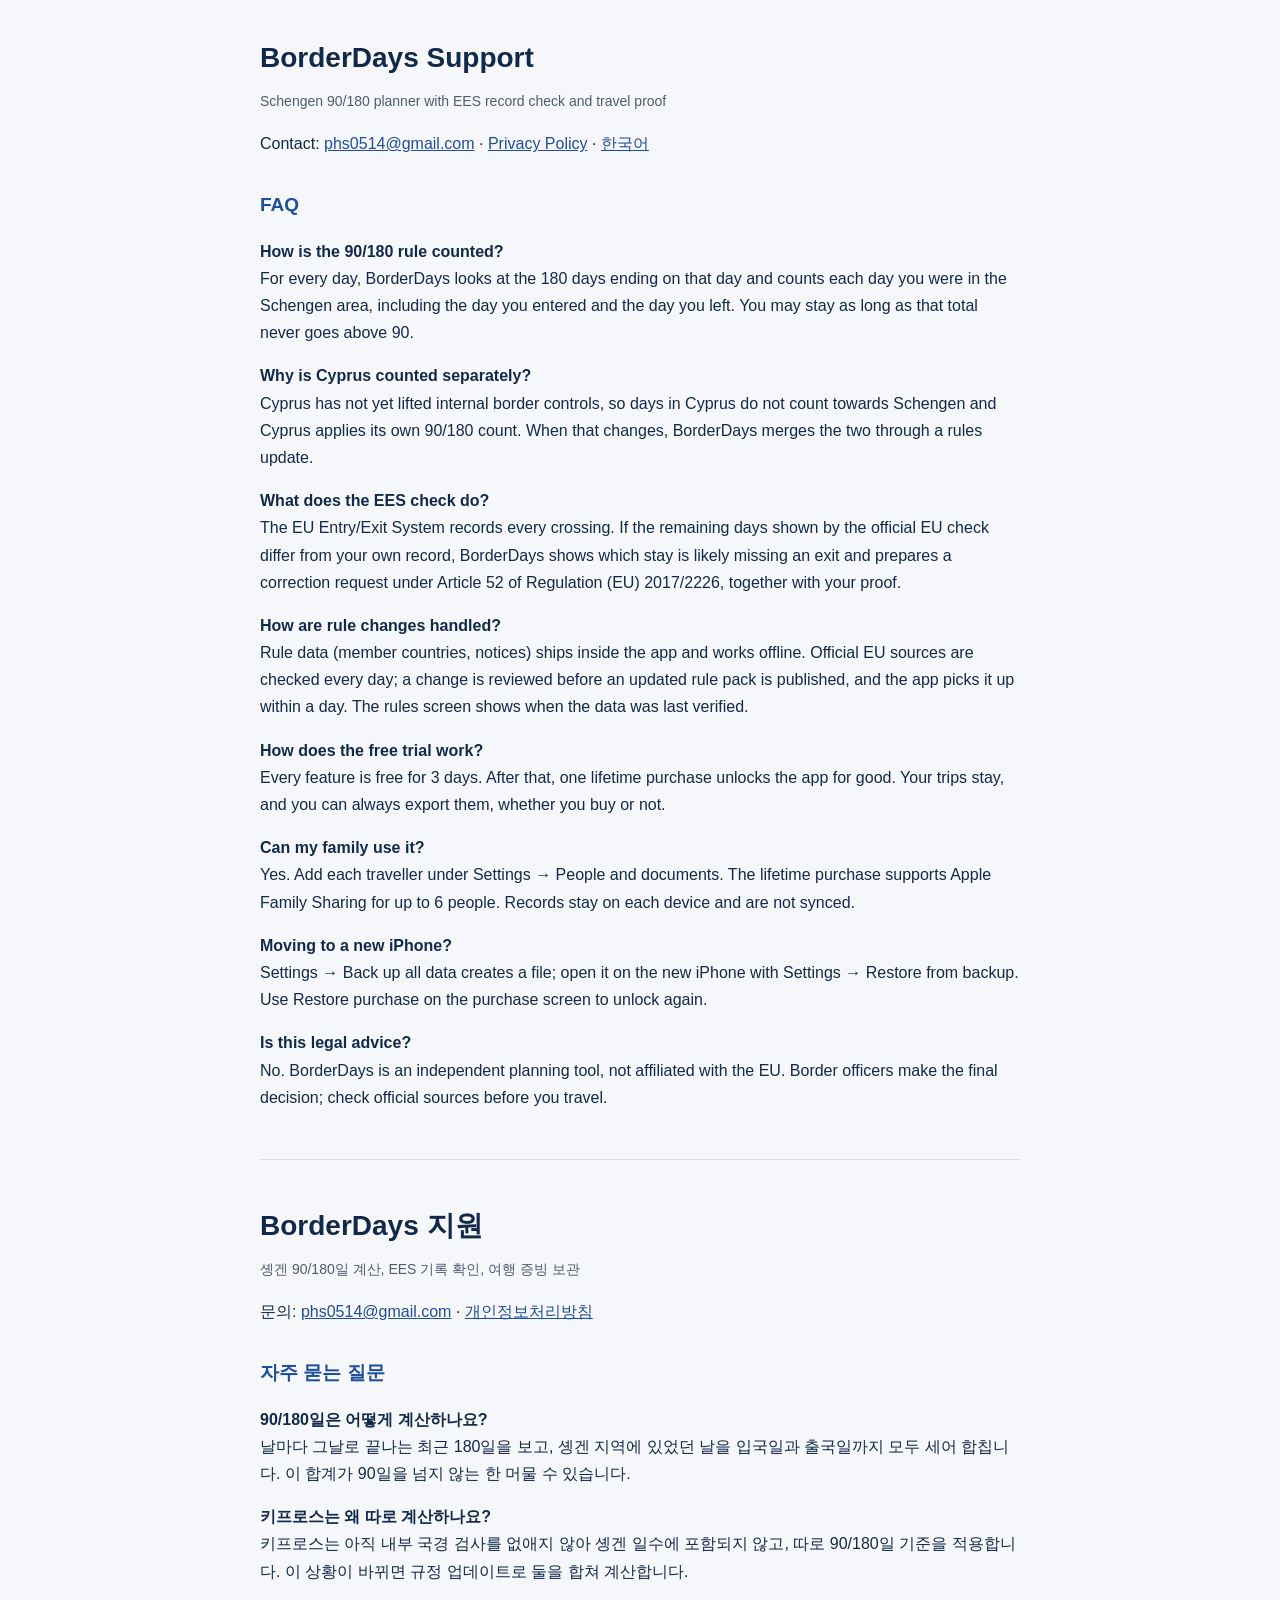
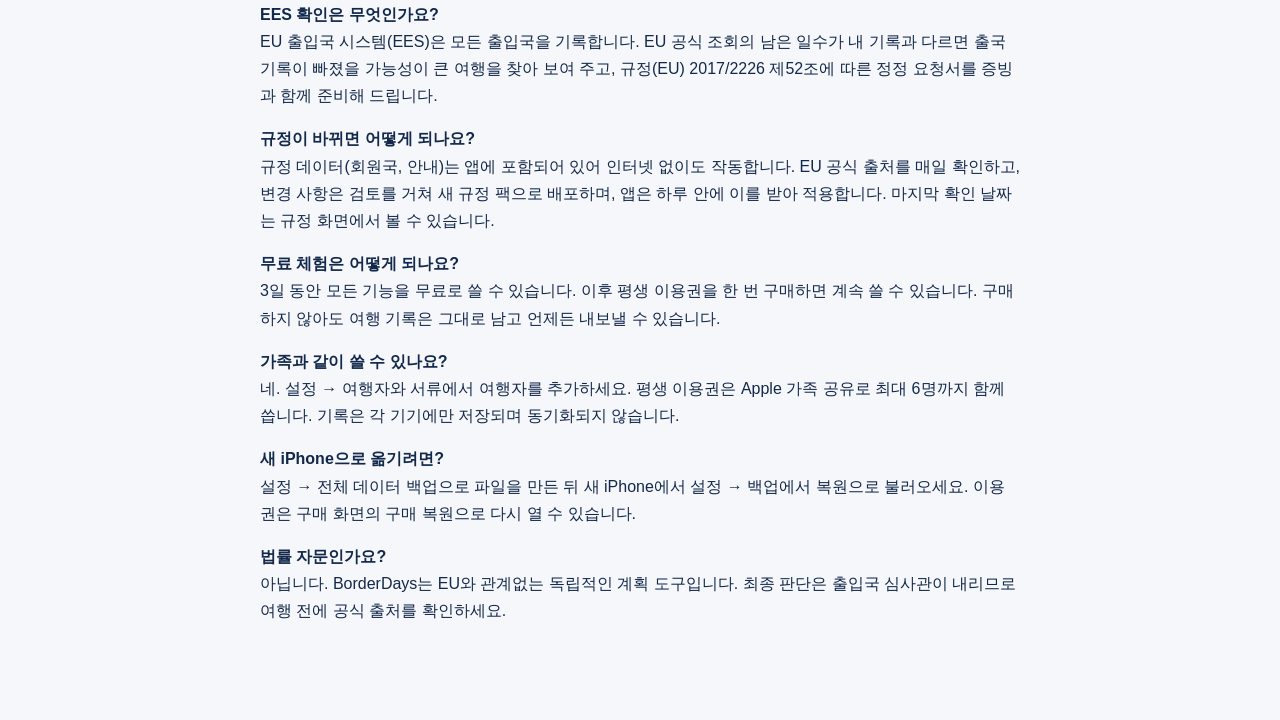
<file: index.html>
<!doctype html>
<html lang="en">
<head>
<meta charset="utf-8">
<meta name="viewport" content="width=device-width, initial-scale=1">
<title>BorderDays Support</title>
<link rel="stylesheet" href="style.css">
</head>
<body>
<main>
<h1>BorderDays Support</h1>
<p class="meta">Schengen 90/180 planner with EES record check and travel proof</p>
<p>Contact: <a href="mailto:phs0514@gmail.com">phs0514@gmail.com</a> · <a href="privacy/">Privacy Policy</a> · <a href="#ko">한국어</a></p>

<h2>FAQ</h2>
<p><b>How is the 90/180 rule counted?</b><br>For every day, BorderDays looks at the 180 days ending on that day and counts each day you were in the Schengen area, including the day you entered and the day you left. You may stay as long as that total never goes above 90.</p>
<p><b>Why is Cyprus counted separately?</b><br>Cyprus has not yet lifted internal border controls, so days in Cyprus do not count towards Schengen and Cyprus applies its own 90/180 count. When that changes, BorderDays merges the two through a rules update.</p>
<p><b>What does the EES check do?</b><br>The EU Entry/Exit System records every crossing. If the remaining days shown by the official EU check differ from your own record, BorderDays shows which stay is likely missing an exit and prepares a correction request under Article 52 of Regulation (EU) 2017/2226, together with your proof.</p>
<p><b>How are rule changes handled?</b><br>Rule data (member countries, notices) ships inside the app and works offline. Official EU sources are checked every day; a change is reviewed before an updated rule pack is published, and the app picks it up within a day. The rules screen shows when the data was last verified.</p>
<p><b>How does the free trial work?</b><br>Every feature is free for 3 days. After that, one lifetime purchase unlocks the app for good. Your trips stay, and you can always export them, whether you buy or not.</p>
<p><b>Can my family use it?</b><br>Yes. Add each traveller under Settings → People and documents. The lifetime purchase supports Apple Family Sharing for up to 6 people. Records stay on each device and are not synced.</p>
<p><b>Moving to a new iPhone?</b><br>Settings → Back up all data creates a file; open it on the new iPhone with Settings → Restore from backup. Use Restore purchase on the purchase screen to unlock again.</p>
<p><b>Is this legal advice?</b><br>No. BorderDays is an independent planning tool, not affiliated with the EU. Border officers make the final decision; check official sources before you travel.</p>

<hr>

<div lang="ko" id="ko">
<h1>BorderDays 지원</h1>
<p class="meta">솅겐 90/180일 계산, EES 기록 확인, 여행 증빙 보관</p>
<p>문의: <a href="mailto:phs0514@gmail.com">phs0514@gmail.com</a> · <a href="privacy/#ko">개인정보처리방침</a></p>

<h2>자주 묻는 질문</h2>
<p><b>90/180일은 어떻게 계산하나요?</b><br>날마다 그날로 끝나는 최근 180일을 보고, 솅겐 지역에 있었던 날을 입국일과 출국일까지 모두 세어 합칩니다. 이 합계가 90일을 넘지 않는 한 머물 수 있습니다.</p>
<p><b>키프로스는 왜 따로 계산하나요?</b><br>키프로스는 아직 내부 국경 검사를 없애지 않아 솅겐 일수에 포함되지 않고, 따로 90/180일 기준을 적용합니다. 이 상황이 바뀌면 규정 업데이트로 둘을 합쳐 계산합니다.</p>
<p><b>EES 확인은 무엇인가요?</b><br>EU 출입국 시스템(EES)은 모든 출입국을 기록합니다. EU 공식 조회의 남은 일수가 내 기록과 다르면 출국 기록이 빠졌을 가능성이 큰 여행을 찾아 보여 주고, 규정(EU) 2017/2226 제52조에 따른 정정 요청서를 증빙과 함께 준비해 드립니다.</p>
<p><b>규정이 바뀌면 어떻게 되나요?</b><br>규정 데이터(회원국, 안내)는 앱에 포함되어 있어 인터넷 없이도 작동합니다. EU 공식 출처를 매일 확인하고, 변경 사항은 검토를 거쳐 새 규정 팩으로 배포하며, 앱은 하루 안에 이를 받아 적용합니다. 마지막 확인 날짜는 규정 화면에서 볼 수 있습니다.</p>
<p><b>무료 체험은 어떻게 되나요?</b><br>3일 동안 모든 기능을 무료로 쓸 수 있습니다. 이후 평생 이용권을 한 번 구매하면 계속 쓸 수 있습니다. 구매하지 않아도 여행 기록은 그대로 남고 언제든 내보낼 수 있습니다.</p>
<p><b>가족과 같이 쓸 수 있나요?</b><br>네. 설정 → 여행자와 서류에서 여행자를 추가하세요. 평생 이용권은 Apple 가족 공유로 최대 6명까지 함께 씁니다. 기록은 각 기기에만 저장되며 동기화되지 않습니다.</p>
<p><b>새 iPhone으로 옮기려면?</b><br>설정 → 전체 데이터 백업으로 파일을 만든 뒤 새 iPhone에서 설정 → 백업에서 복원으로 불러오세요. 이용권은 구매 화면의 구매 복원으로 다시 열 수 있습니다.</p>
<p><b>법률 자문인가요?</b><br>아닙니다. BorderDays는 EU와 관계없는 독립적인 계획 도구입니다. 최종 판단은 출입국 심사관이 내리므로 여행 전에 공식 출처를 확인하세요.</p>
</div>
</main>
</body>
</html>
</file>
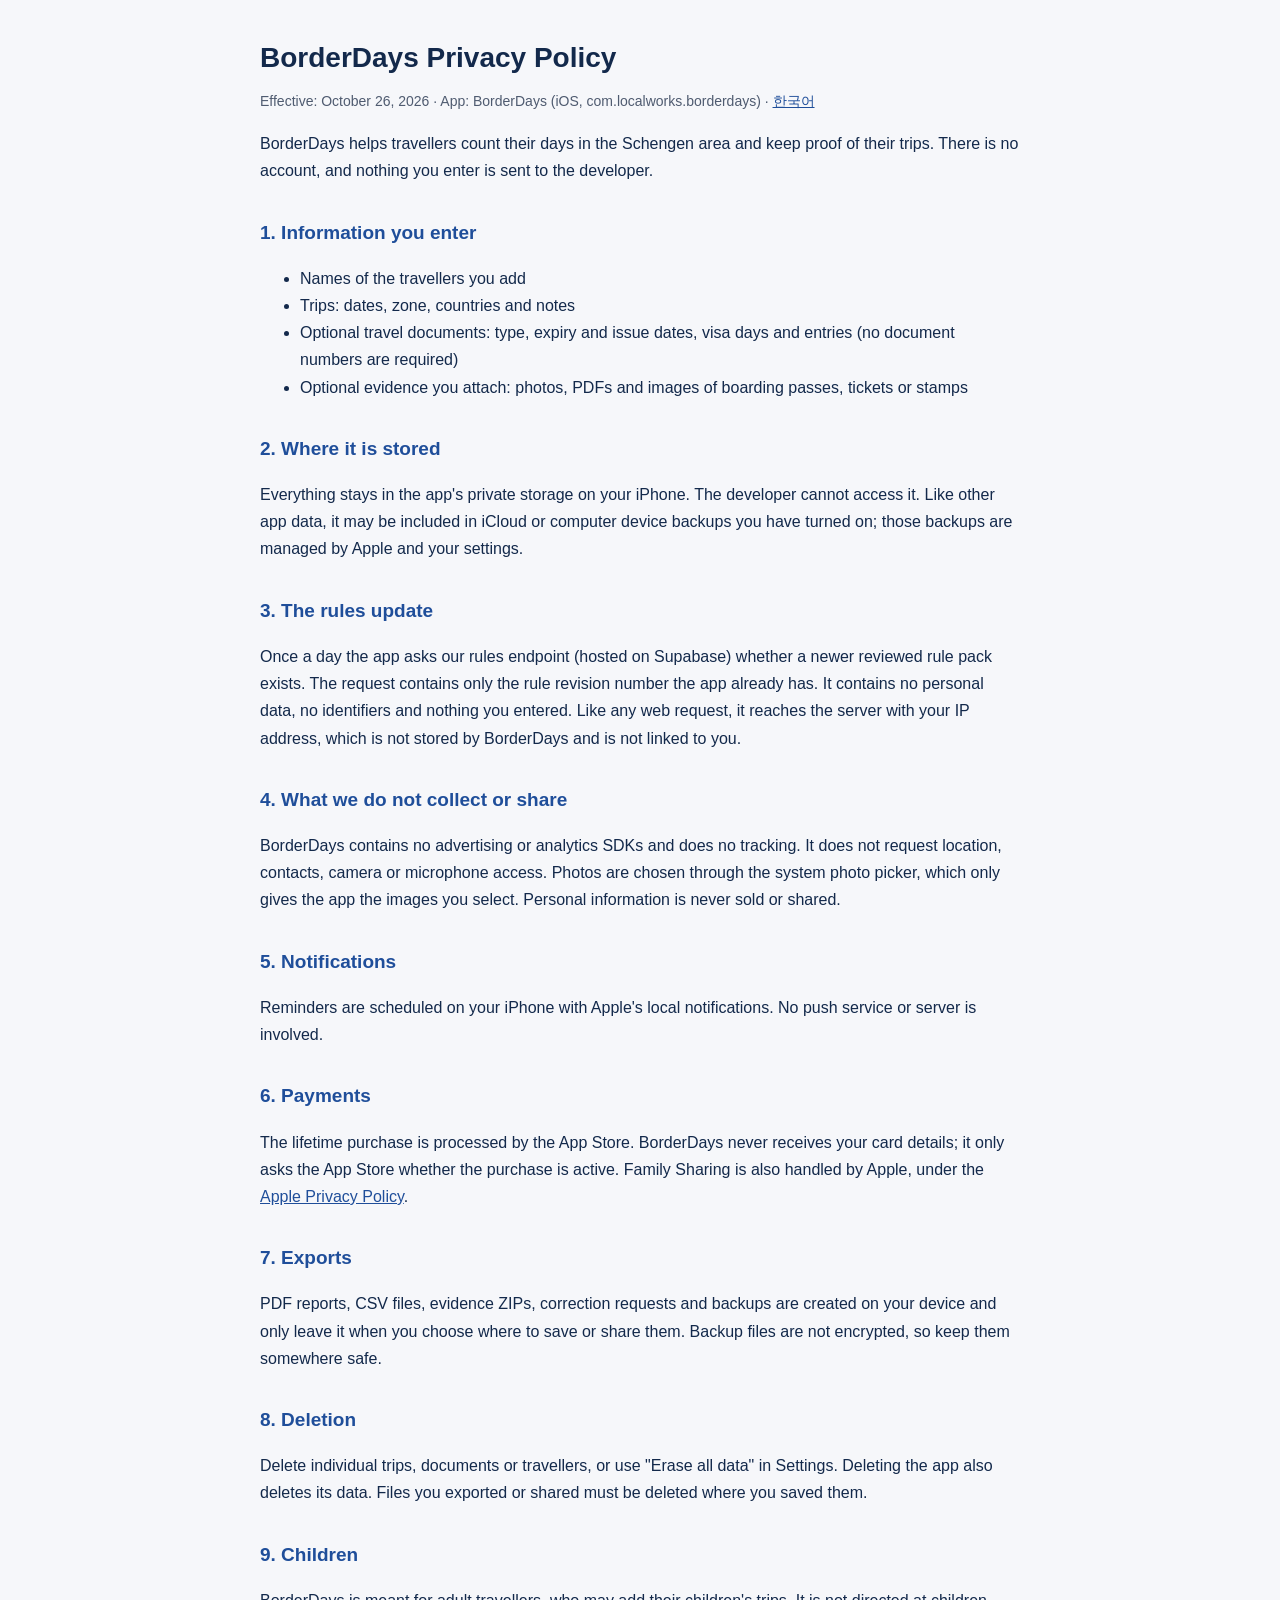
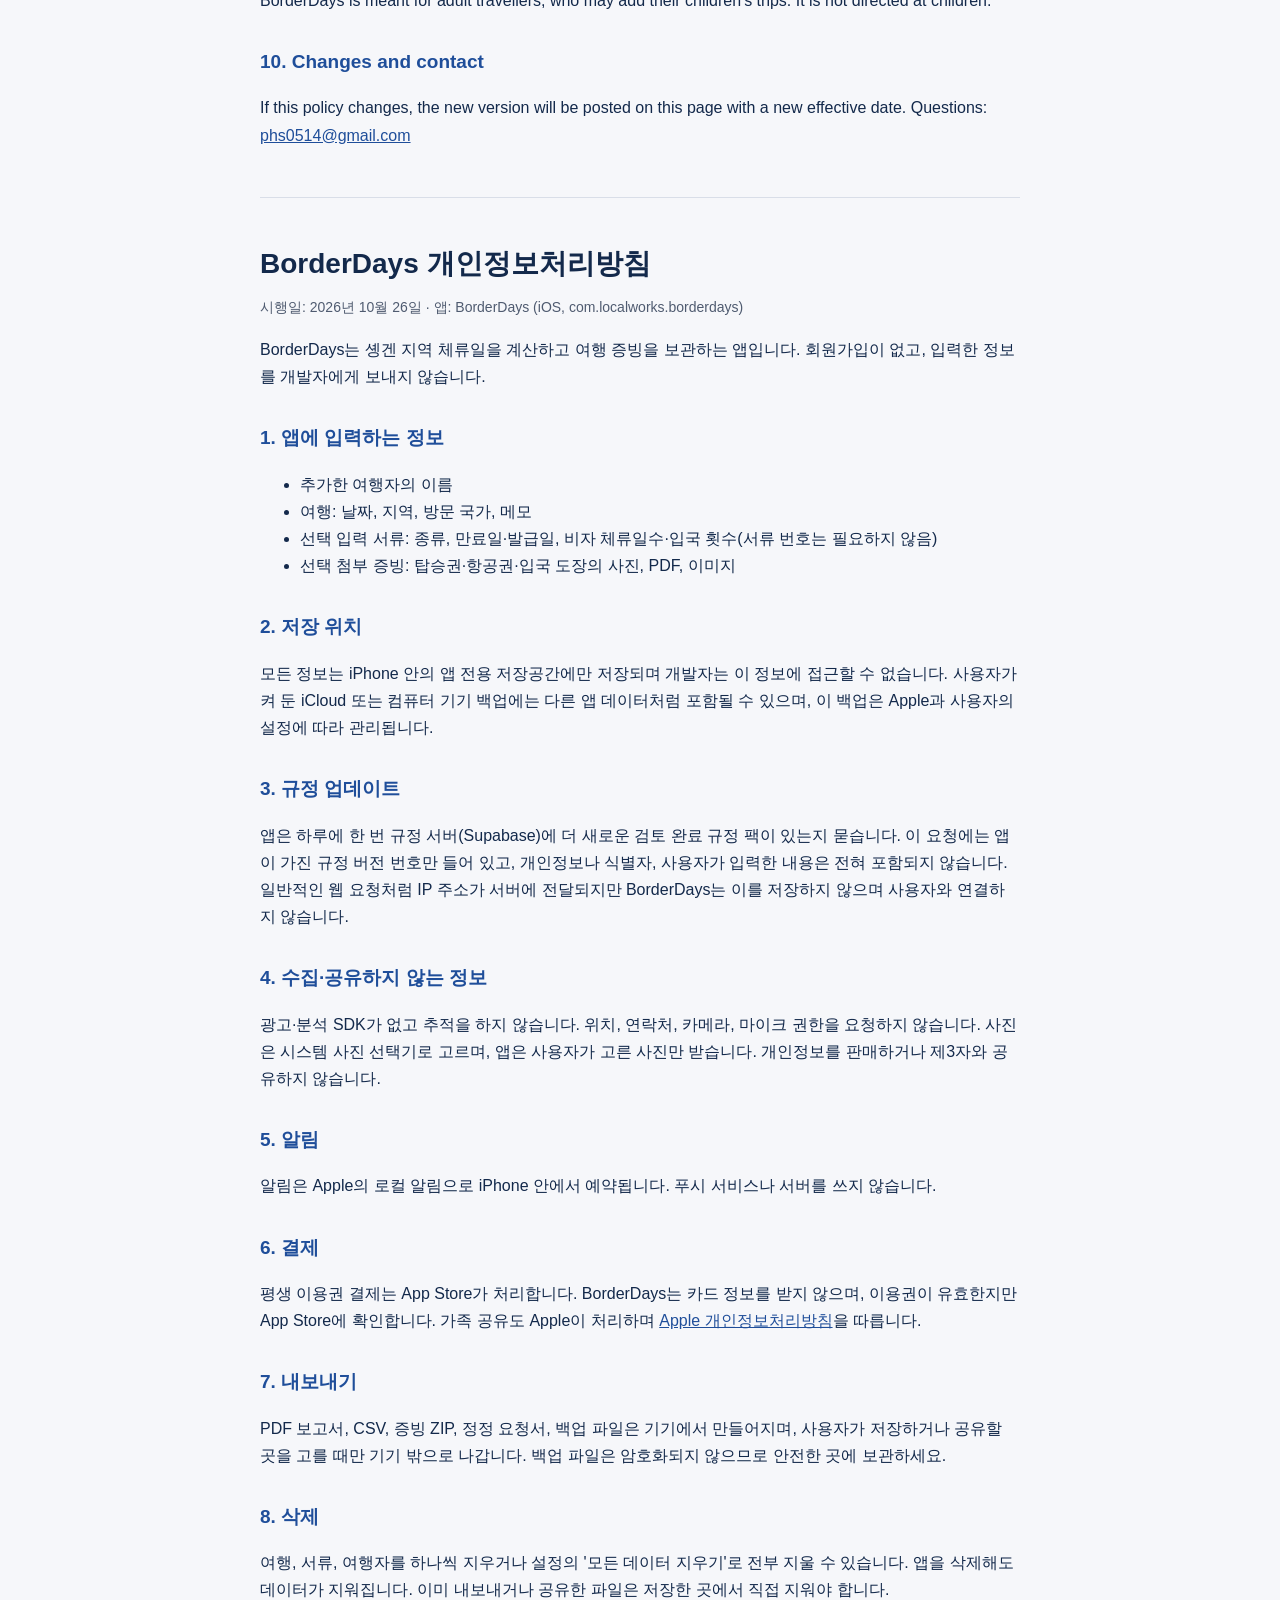
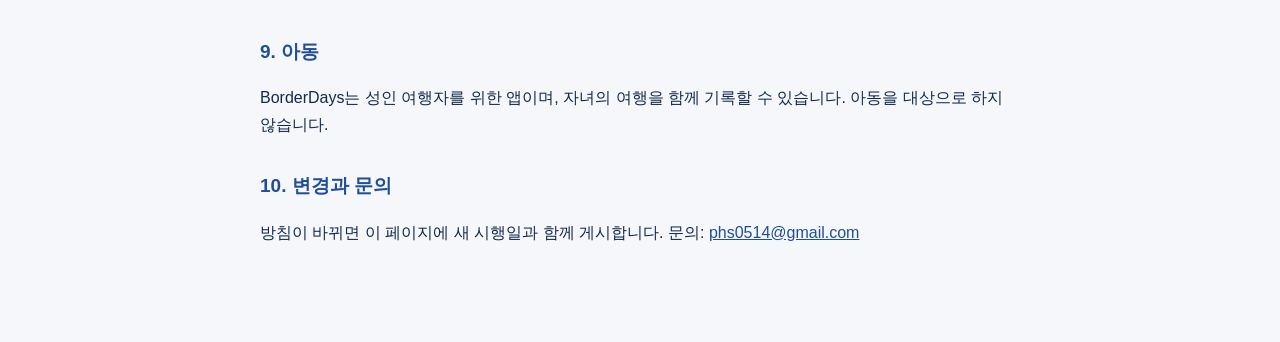
<file: privacy/index.html>
<!doctype html>
<html lang="en">
<head>
<meta charset="utf-8">
<meta name="viewport" content="width=device-width, initial-scale=1">
<title>BorderDays Privacy Policy</title>
<link rel="stylesheet" href="../style.css">
</head>
<body>
<main>
<h1>BorderDays Privacy Policy</h1>
<p class="meta">Effective: October 26, 2026 · App: BorderDays (iOS, com.localworks.borderdays) · <a href="#ko">한국어</a></p>
<p>BorderDays helps travellers count their days in the Schengen area and keep proof of their trips. There is no account, and nothing you enter is sent to the developer.</p>

<h2>1. Information you enter</h2>
<ul>
  <li>Names of the travellers you add</li>
  <li>Trips: dates, zone, countries and notes</li>
  <li>Optional travel documents: type, expiry and issue dates, visa days and entries (no document numbers are required)</li>
  <li>Optional evidence you attach: photos, PDFs and images of boarding passes, tickets or stamps</li>
</ul>

<h2>2. Where it is stored</h2>
<p>Everything stays in the app's private storage on your iPhone. The developer cannot access it. Like other app data, it may be included in iCloud or computer device backups you have turned on; those backups are managed by Apple and your settings.</p>

<h2>3. The rules update</h2>
<p>Once a day the app asks our rules endpoint (hosted on Supabase) whether a newer reviewed rule pack exists. The request contains only the rule revision number the app already has. It contains no personal data, no identifiers and nothing you entered. Like any web request, it reaches the server with your IP address, which is not stored by BorderDays and is not linked to you.</p>

<h2>4. What we do not collect or share</h2>
<p>BorderDays contains no advertising or analytics SDKs and does no tracking. It does not request location, contacts, camera or microphone access. Photos are chosen through the system photo picker, which only gives the app the images you select. Personal information is never sold or shared.</p>

<h2>5. Notifications</h2>
<p>Reminders are scheduled on your iPhone with Apple's local notifications. No push service or server is involved.</p>

<h2>6. Payments</h2>
<p>The lifetime purchase is processed by the App Store. BorderDays never receives your card details; it only asks the App Store whether the purchase is active. Family Sharing is also handled by Apple, under the <a href="https://www.apple.com/legal/privacy/">Apple Privacy Policy</a>.</p>

<h2>7. Exports</h2>
<p>PDF reports, CSV files, evidence ZIPs, correction requests and backups are created on your device and only leave it when you choose where to save or share them. Backup files are not encrypted, so keep them somewhere safe.</p>

<h2>8. Deletion</h2>
<p>Delete individual trips, documents or travellers, or use "Erase all data" in Settings. Deleting the app also deletes its data. Files you exported or shared must be deleted where you saved them.</p>

<h2>9. Children</h2>
<p>BorderDays is meant for adult travellers, who may add their children's trips. It is not directed at children.</p>

<h2>10. Changes and contact</h2>
<p>If this policy changes, the new version will be posted on this page with a new effective date. Questions: <a href="mailto:phs0514@gmail.com">phs0514@gmail.com</a></p>

<hr>

<div lang="ko" id="ko">
<h1>BorderDays 개인정보처리방침</h1>
<p class="meta">시행일: 2026년 10월 26일 · 앱: BorderDays (iOS, com.localworks.borderdays)</p>
<p>BorderDays는 솅겐 지역 체류일을 계산하고 여행 증빙을 보관하는 앱입니다. 회원가입이 없고, 입력한 정보를 개발자에게 보내지 않습니다.</p>

<h2>1. 앱에 입력하는 정보</h2>
<ul>
  <li>추가한 여행자의 이름</li>
  <li>여행: 날짜, 지역, 방문 국가, 메모</li>
  <li>선택 입력 서류: 종류, 만료일·발급일, 비자 체류일수·입국 횟수(서류 번호는 필요하지 않음)</li>
  <li>선택 첨부 증빙: 탑승권·항공권·입국 도장의 사진, PDF, 이미지</li>
</ul>

<h2>2. 저장 위치</h2>
<p>모든 정보는 iPhone 안의 앱 전용 저장공간에만 저장되며 개발자는 이 정보에 접근할 수 없습니다. 사용자가 켜 둔 iCloud 또는 컴퓨터 기기 백업에는 다른 앱 데이터처럼 포함될 수 있으며, 이 백업은 Apple과 사용자의 설정에 따라 관리됩니다.</p>

<h2>3. 규정 업데이트</h2>
<p>앱은 하루에 한 번 규정 서버(Supabase)에 더 새로운 검토 완료 규정 팩이 있는지 묻습니다. 이 요청에는 앱이 가진 규정 버전 번호만 들어 있고, 개인정보나 식별자, 사용자가 입력한 내용은 전혀 포함되지 않습니다. 일반적인 웹 요청처럼 IP 주소가 서버에 전달되지만 BorderDays는 이를 저장하지 않으며 사용자와 연결하지 않습니다.</p>

<h2>4. 수집·공유하지 않는 정보</h2>
<p>광고·분석 SDK가 없고 추적을 하지 않습니다. 위치, 연락처, 카메라, 마이크 권한을 요청하지 않습니다. 사진은 시스템 사진 선택기로 고르며, 앱은 사용자가 고른 사진만 받습니다. 개인정보를 판매하거나 제3자와 공유하지 않습니다.</p>

<h2>5. 알림</h2>
<p>알림은 Apple의 로컬 알림으로 iPhone 안에서 예약됩니다. 푸시 서비스나 서버를 쓰지 않습니다.</p>

<h2>6. 결제</h2>
<p>평생 이용권 결제는 App Store가 처리합니다. BorderDays는 카드 정보를 받지 않으며, 이용권이 유효한지만 App Store에 확인합니다. 가족 공유도 Apple이 처리하며 <a href="https://www.apple.com/kr/legal/privacy/">Apple 개인정보처리방침</a>을 따릅니다.</p>

<h2>7. 내보내기</h2>
<p>PDF 보고서, CSV, 증빙 ZIP, 정정 요청서, 백업 파일은 기기에서 만들어지며, 사용자가 저장하거나 공유할 곳을 고를 때만 기기 밖으로 나갑니다. 백업 파일은 암호화되지 않으므로 안전한 곳에 보관하세요.</p>

<h2>8. 삭제</h2>
<p>여행, 서류, 여행자를 하나씩 지우거나 설정의 '모든 데이터 지우기'로 전부 지울 수 있습니다. 앱을 삭제해도 데이터가 지워집니다. 이미 내보내거나 공유한 파일은 저장한 곳에서 직접 지워야 합니다.</p>

<h2>9. 아동</h2>
<p>BorderDays는 성인 여행자를 위한 앱이며, 자녀의 여행을 함께 기록할 수 있습니다. 아동을 대상으로 하지 않습니다.</p>

<h2>10. 변경과 문의</h2>
<p>방침이 바뀌면 이 페이지에 새 시행일과 함께 게시합니다. 문의: <a href="mailto:phs0514@gmail.com">phs0514@gmail.com</a></p>
</div>
</main>
</body>
</html>
</file>
<file: style.css>
:root { --bg:#F6F7FA; --ink:#13294B; --muted:#4F5B70; --line:#D9DEE8; --accent:#1F4E9A; }
@media (prefers-color-scheme: dark) { :root { --bg:#0E1420; --ink:#E6ECF7; --muted:#B4BED0; --line:#2C3547; --accent:#8DB2FF; } }
body { margin:0; background:var(--bg); color:var(--ink); font:16px/1.7 -apple-system, "Segoe UI", "Malgun Gothic", "Apple SD Gothic Neo", Roboto, sans-serif; }
main { max-width:760px; margin:0 auto; padding:40px 20px 80px; }
h1 { font-size:28px; line-height:1.3; margin:0 0 4px; }
h2 { font-size:19px; margin:32px 0 8px; color:var(--accent); }
.meta { color:var(--muted); font-size:14px; }
hr { border:0; border-top:1px solid var(--line); margin:48px 0; }
a { color:var(--accent); }
</file>
